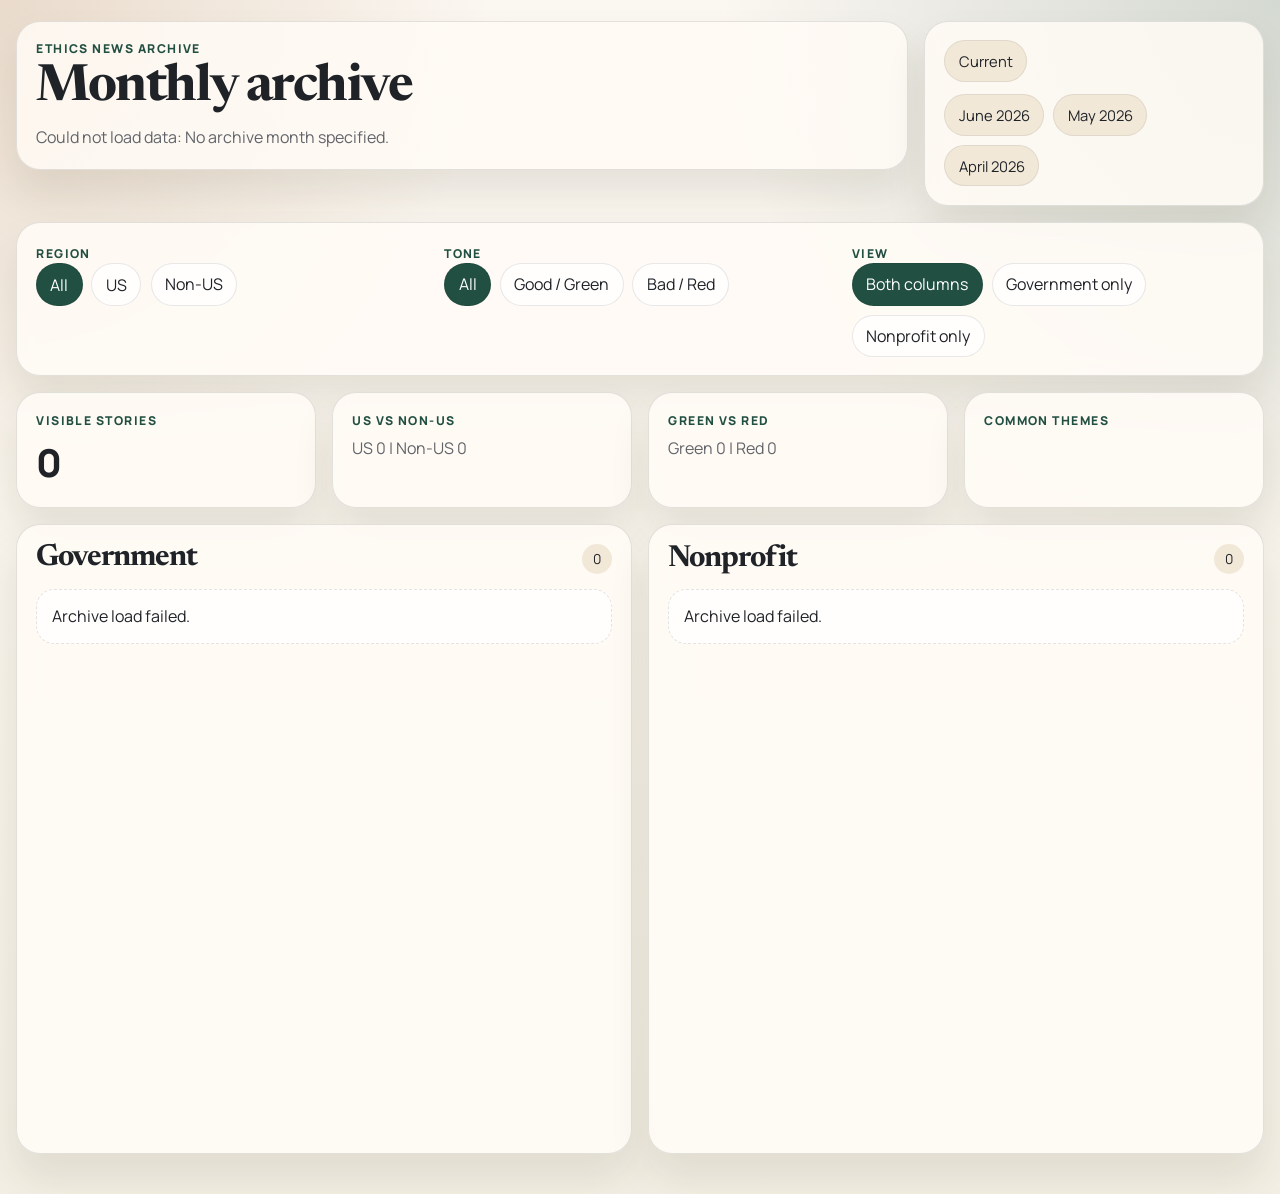
<file: archive/index.html>
<!doctype html>
<html lang="en">
<head>
  <meta charset="utf-8">
  <meta name="viewport" content="width=device-width, initial-scale=1">
  <title>Ethics News Archive</title>
  <link rel="preconnect" href="https://fonts.googleapis.com">
  <link rel="preconnect" href="https://fonts.gstatic.com" crossorigin>
  <link href="https://fonts.googleapis.com/css2?family=Newsreader:opsz,wght@6..72,500;600;700&family=Manrope:wght@400;500;700;800&display=swap" rel="stylesheet">
  <link rel="stylesheet" href="../styles.css">
</head>
<body data-view="archive">
  <div class="page-shell">
    <header class="masthead">
      <div class="masthead-copy">
        <p class="eyebrow">Ethics News Archive</p>
        <h1 id="archive-title">Monthly archive</h1>
        <p id="last-updated" class="subcopy">Loading archive...</p>
      </div>
      <nav class="archive-nav" aria-label="Archive months">
        <a class="archive-link current-link" href="../index.html">Current</a>
        <div id="archive-links" class="archive-link-list"></div>
      </nav>
    </header>

    <section class="toolbar panel">
      <div class="filter-group">
        <span class="group-label">Region</span>
        <div class="chip-row">
          <button class="chip active" type="button" data-filter-group="region" data-filter-value="all">All</button>
          <button class="chip" type="button" data-filter-group="region" data-filter-value="us">US</button>
          <button class="chip" type="button" data-filter-group="region" data-filter-value="non-us">Non-US</button>
        </div>
      </div>
      <div class="filter-group">
        <span class="group-label">Tone</span>
        <div class="chip-row">
          <button class="chip active" type="button" data-filter-group="sentiment" data-filter-value="all">All</button>
          <button class="chip" type="button" data-filter-group="sentiment" data-filter-value="positive">Good / Green</button>
          <button class="chip" type="button" data-filter-group="sentiment" data-filter-value="negative">Bad / Red</button>
        </div>
      </div>
      <div class="filter-group">
        <span class="group-label">View</span>
        <div class="chip-row">
          <button class="chip active" type="button" data-filter-group="column" data-filter-value="all">Both columns</button>
          <button class="chip" type="button" data-filter-group="column" data-filter-value="government">Government only</button>
          <button class="chip" type="button" data-filter-group="column" data-filter-value="nonprofit">Nonprofit only</button>
        </div>
      </div>
    </section>

    <section class="analysis-grid">
      <article class="panel stat-card">
        <p class="eyebrow">Visible Stories</p>
        <div id="visible-count" class="stat-value">0</div>
      </article>
      <article class="panel stat-card">
        <p class="eyebrow">US vs Non-US</p>
        <div id="region-breakdown" class="stat-copy">US 0 | Non-US 0</div>
      </article>
      <article class="panel stat-card">
        <p class="eyebrow">Green vs Red</p>
        <div id="sentiment-breakdown" class="stat-copy">Green 0 | Red 0</div>
      </article>
      <article class="panel stat-card themes-card">
        <p class="eyebrow">Common Themes</p>
        <div id="theme-list" class="theme-list"></div>
      </article>
    </section>

    <main class="columns">
      <section id="government-column" class="column panel">
        <div class="column-heading">
          <h2>Government</h2>
          <span id="government-count" class="count-pill">0</span>
        </div>
        <div id="government-list" class="tiles" aria-live="polite"></div>
      </section>

      <section id="nonprofit-column" class="column panel">
        <div class="column-heading">
          <h2>Nonprofit</h2>
          <span id="nonprofit-count" class="count-pill">0</span>
        </div>
        <div id="nonprofit-list" class="tiles" aria-live="polite"></div>
      </section>
    </main>
  </div>

  <script src="../app.js"></script>
</body>
</html>
</file>
<file: styles.css>
:root {
  --bg: #f3efe4;
  --bg-2: #e8dfca;
  --panel: rgba(255, 251, 245, 0.9);
  --panel-strong: #fffaf2;
  --text: #1f2328;
  --muted: #61646a;
  --line: rgba(31, 35, 40, 0.12);
  --accent: #214f41;
  --accent-2: #9a5c22;
  --positive: #dff4e5;
  --negative: #f8dedd;
  --pill: #f1e8d8;
  --shadow: 0 24px 40px rgba(62, 45, 20, 0.1);
}

* {
  box-sizing: border-box;
}

body {
  margin: 0;
  min-height: 100vh;
  font-family: "Manrope", sans-serif;
  color: var(--text);
  background:
    radial-gradient(circle at top left, rgba(154, 92, 34, 0.18), transparent 28%),
    radial-gradient(circle at top right, rgba(33, 79, 65, 0.18), transparent 32%),
    linear-gradient(180deg, #fbf7f1 0%, var(--bg) 100%);
}

button,
a {
  font: inherit;
}

.page-shell {
  width: min(1320px, calc(100% - 2rem));
  margin: 0 auto;
  padding: 1.3rem 0 2.5rem;
}

.panel {
  border: 1px solid var(--line);
  background: var(--panel);
  backdrop-filter: blur(10px);
  border-radius: 24px;
  box-shadow: var(--shadow);
}

.masthead {
  display: grid;
  grid-template-columns: minmax(0, 1fr) 340px;
  gap: 1rem;
  align-items: start;
  margin-bottom: 1rem;
}

.masthead-copy,
.archive-nav,
.toolbar,
.stat-card,
.column {
  padding: 1.15rem 1.2rem;
}

.masthead-copy,
.archive-nav {
  border: 1px solid var(--line);
  border-radius: 24px;
  background: rgba(255, 251, 245, 0.86);
  box-shadow: var(--shadow);
}

.eyebrow,
.group-label {
  margin: 0 0 0.45rem;
  font-size: 0.76rem;
  font-weight: 800;
  letter-spacing: 0.12em;
  text-transform: uppercase;
  color: var(--accent);
}

h1,
h2 {
  margin: 0;
  font-family: "Newsreader", serif;
  letter-spacing: -0.03em;
}

h1 {
  font-size: clamp(2.2rem, 4vw, 4.1rem);
  line-height: 0.96;
  max-width: 14ch;
}

h2 {
  font-size: 1.9rem;
}

.subcopy {
  margin: 0.7rem 0 0;
  color: var(--muted);
  line-height: 1.6;
}

.archive-link-list {
  display: flex;
  flex-wrap: wrap;
  gap: 0.55rem;
  margin-top: 0.75rem;
}

.archive-link {
  display: inline-flex;
  align-items: center;
  justify-content: center;
  padding: 0.62rem 0.85rem;
  border-radius: 999px;
  background: var(--pill);
  color: var(--text);
  text-decoration: none;
  border: 1px solid rgba(31, 35, 40, 0.08);
  font-size: 0.92rem;
}

.archive-link.active {
  background: var(--accent);
  color: #fff;
}

.toolbar {
  display: grid;
  grid-template-columns: repeat(3, minmax(0, 1fr));
  gap: 1rem;
  margin-bottom: 1rem;
}

.chip-row {
  display: flex;
  flex-wrap: wrap;
  gap: 0.55rem;
}

.chip {
  border: 1px solid rgba(31, 35, 40, 0.1);
  background: rgba(255, 255, 255, 0.78);
  color: var(--text);
  border-radius: 999px;
  padding: 0.58rem 0.84rem;
  cursor: pointer;
}

.chip.active {
  background: var(--accent);
  color: #fff;
}

.analysis-grid {
  display: grid;
  grid-template-columns: repeat(4, minmax(0, 1fr));
  gap: 1rem;
  margin-bottom: 1rem;
}

.stat-value {
  font-size: 2.4rem;
  font-weight: 800;
}

.stat-copy {
  color: var(--muted);
  line-height: 1.5;
}

.theme-list {
  display: flex;
  flex-wrap: wrap;
  gap: 0.45rem;
}

.theme-pill,
.count-pill {
  display: inline-flex;
  align-items: center;
  justify-content: center;
  border-radius: 999px;
  background: var(--pill);
  padding: 0.35rem 0.68rem;
  font-size: 0.86rem;
}

.columns {
  display: grid;
  grid-template-columns: repeat(2, minmax(0, 1fr));
  gap: 1rem;
}

.column {
  min-height: 70vh;
}

.column-heading {
  display: flex;
  justify-content: space-between;
  align-items: center;
  margin-bottom: 0.95rem;
}

.tiles {
  display: grid;
  gap: 0.7rem;
}

.tile {
  border-radius: 18px;
  border: 1px solid rgba(31, 35, 40, 0.08);
  padding: 0.9rem;
}

.tile.positive {
  background: var(--positive);
}

.tile.negative {
  background: var(--negative);
}

.tile a {
  color: var(--text);
  text-decoration: none;
  font-weight: 800;
  line-height: 1.35;
}

.tile a:hover,
.tile a:focus {
  text-decoration: underline;
}

.meta,
.tag-row {
  color: var(--muted);
  font-size: 0.9rem;
}

.meta {
  margin-top: 0.5rem;
}

.tag-row {
  display: flex;
  flex-wrap: wrap;
  gap: 0.45rem;
  margin-top: 0.55rem;
}

.tag {
  display: inline-flex;
  align-items: center;
  border-radius: 999px;
  background: rgba(255, 255, 255, 0.68);
  padding: 0.26rem 0.5rem;
}

.empty {
  border: 1px dashed var(--line);
  border-radius: 18px;
  padding: 0.95rem;
  background: rgba(255, 255, 255, 0.68);
}

.hidden {
  display: none;
}

@media (max-width: 1080px) {
  .masthead,
  .toolbar,
  .analysis-grid,
  .columns {
    grid-template-columns: 1fr;
  }
}
</file>
